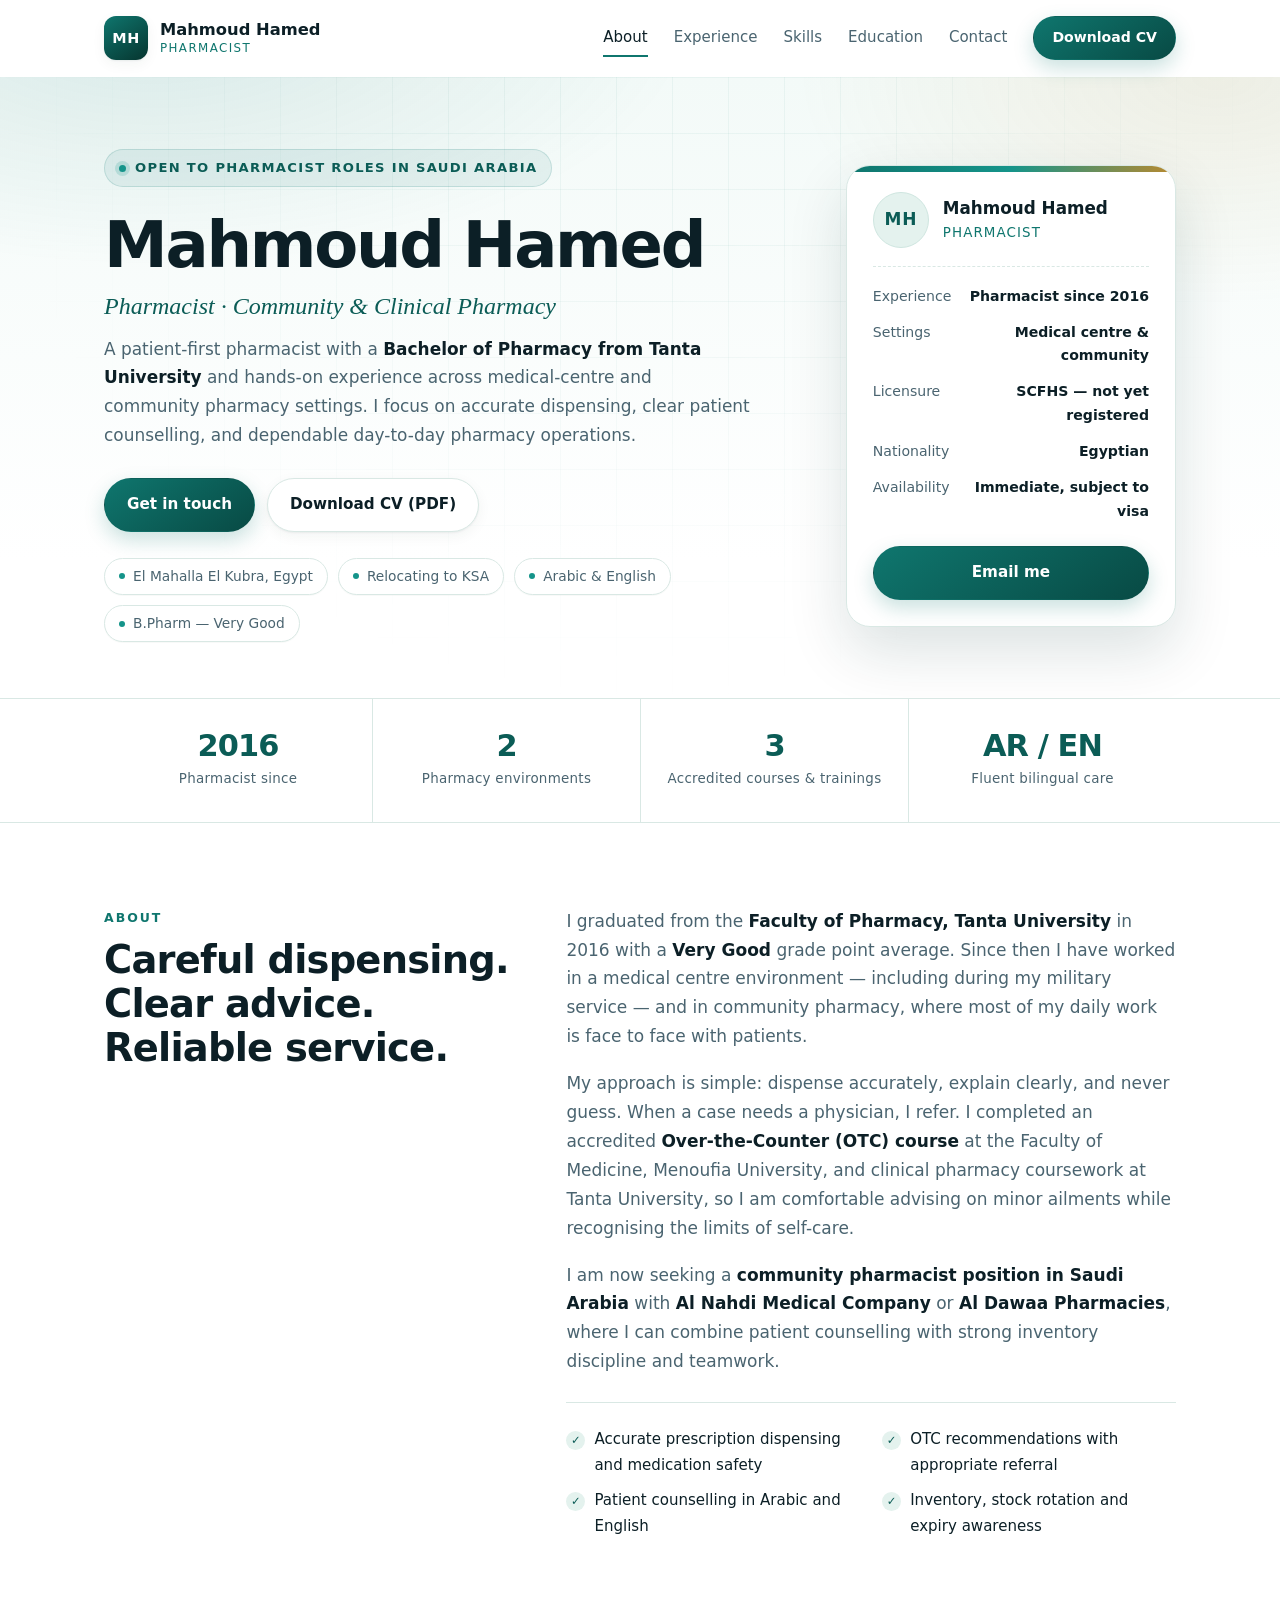
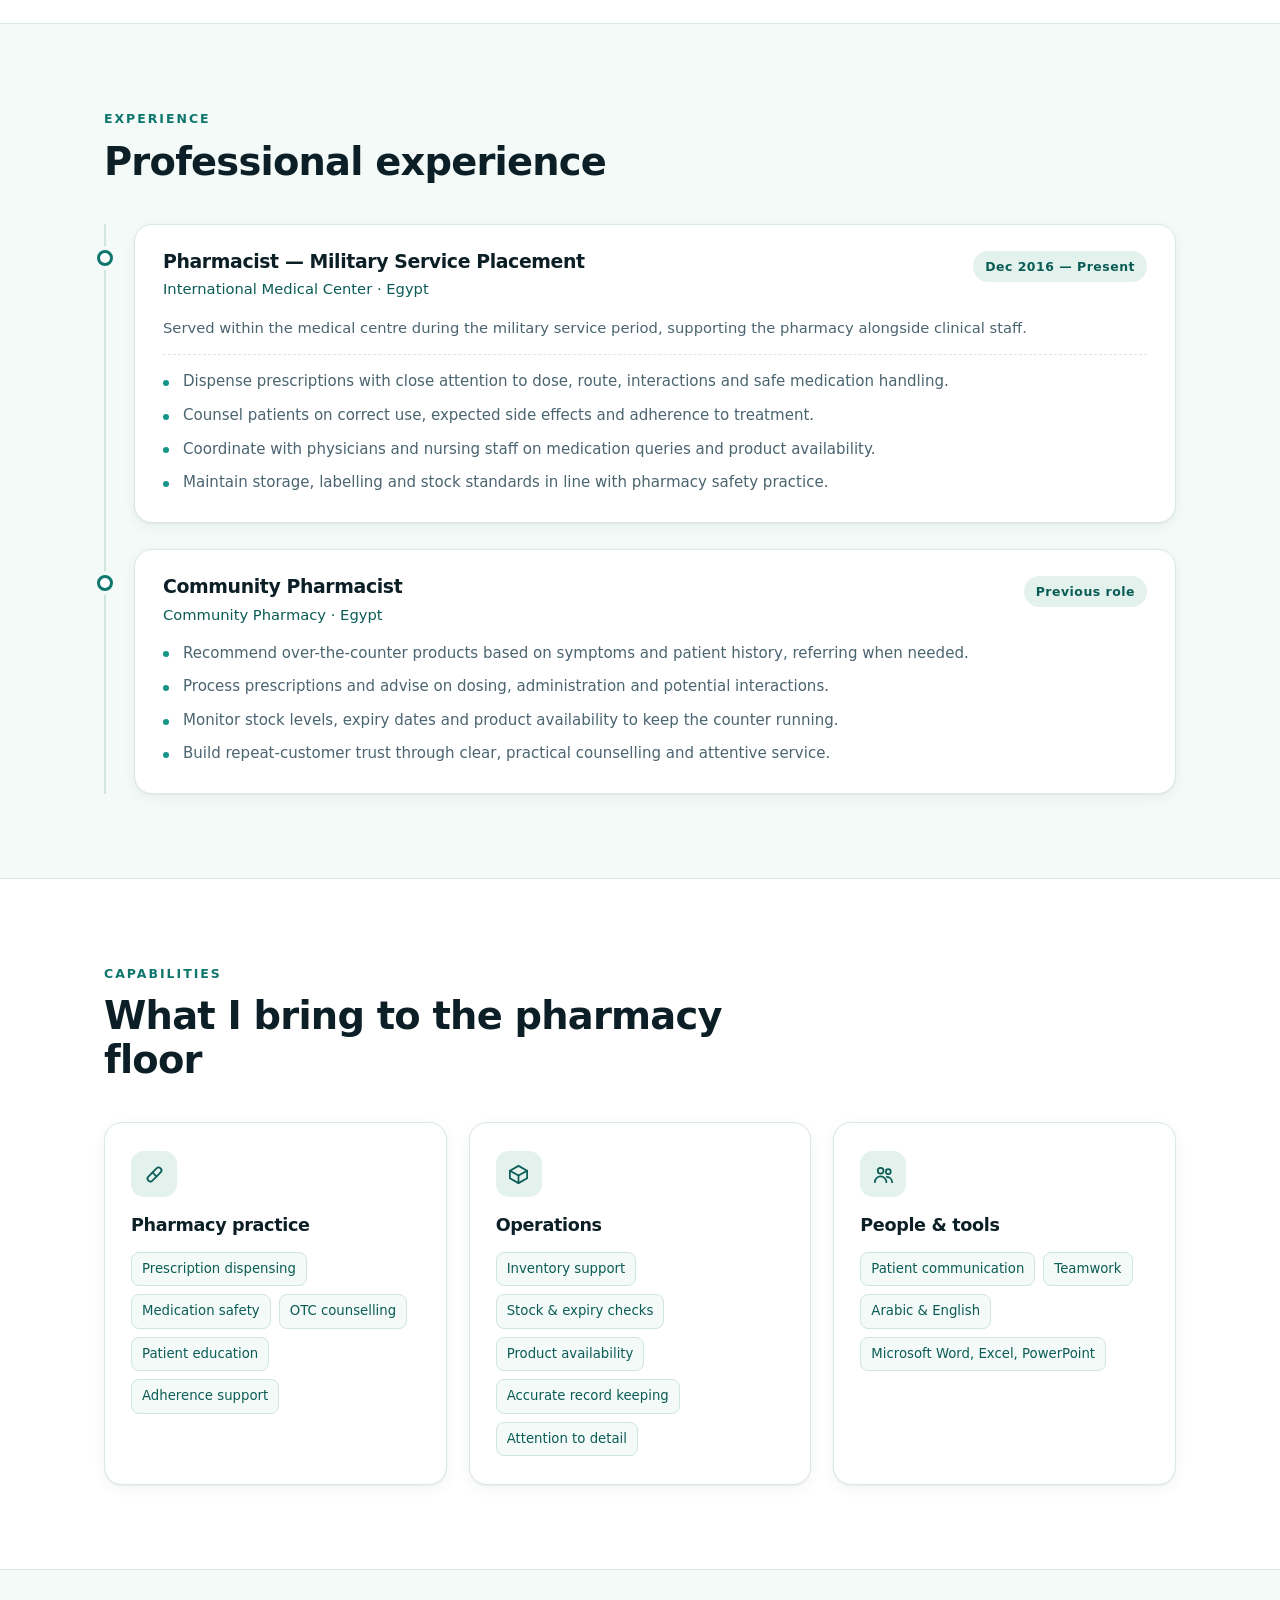
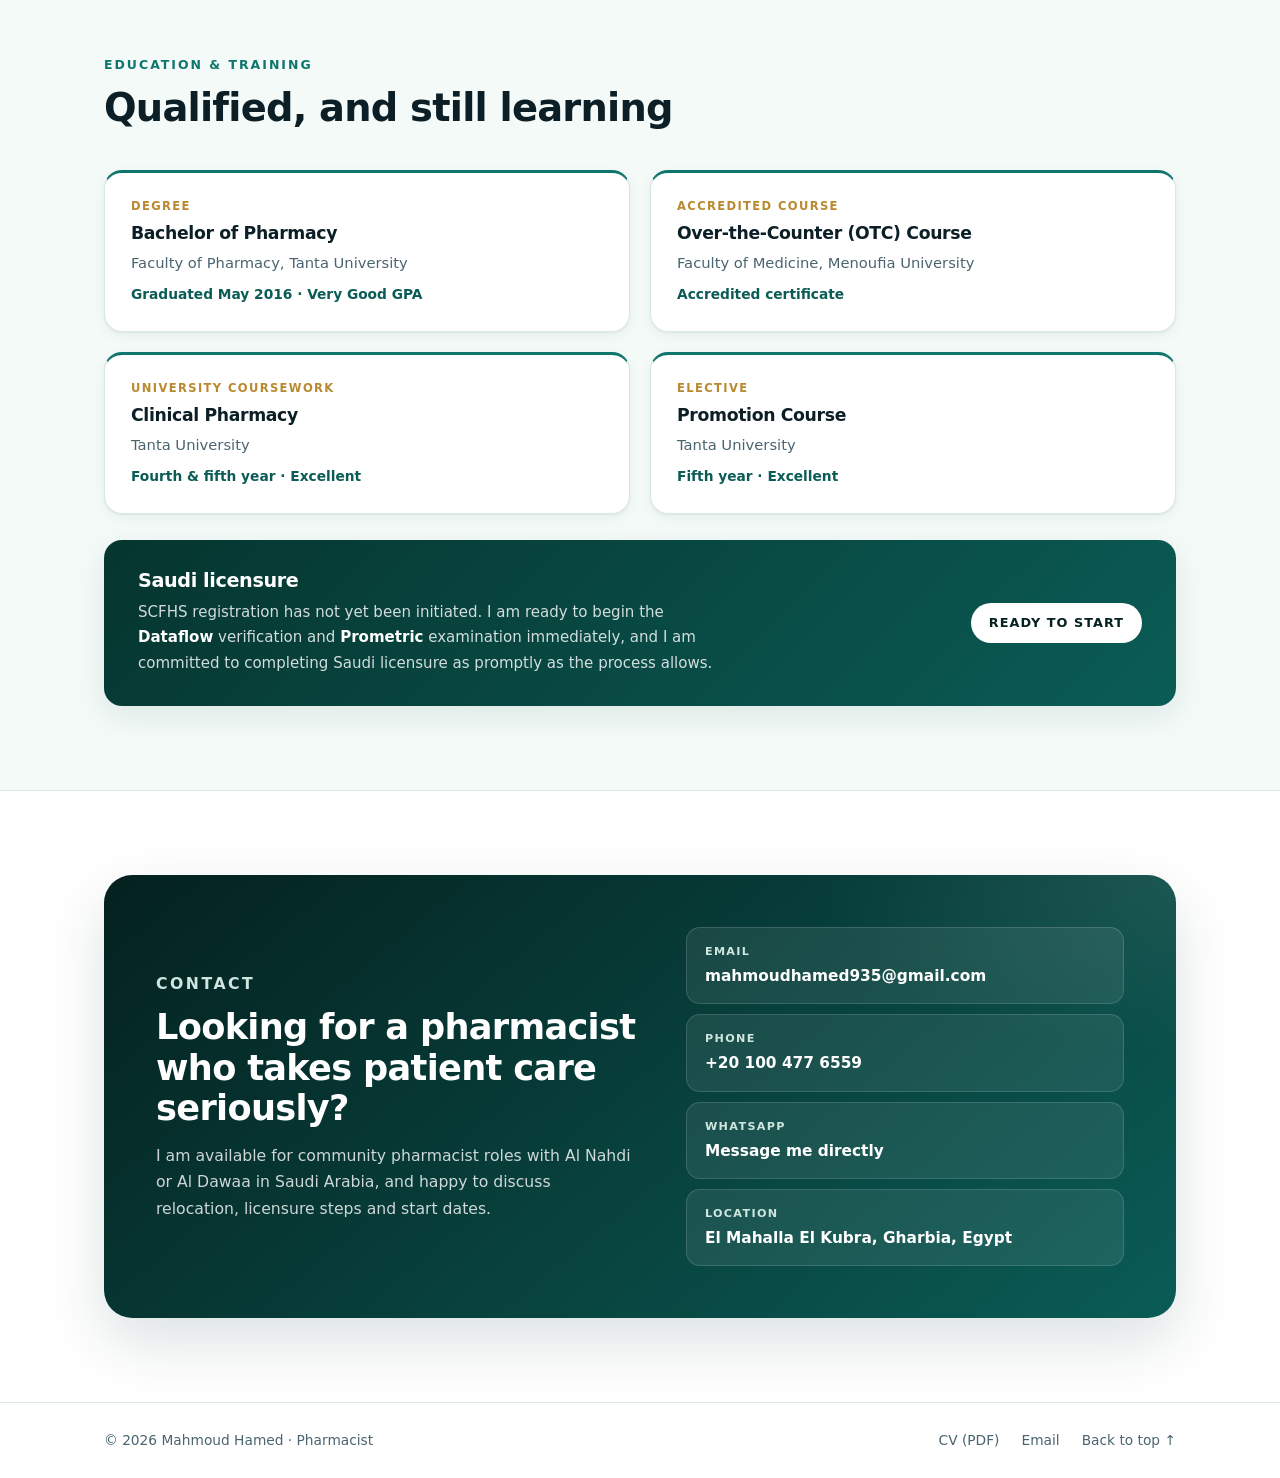
<file: index.html>
<!doctype html>
<html lang="en">
<head>
<meta charset="utf-8" />
<meta name="viewport" content="width=device-width, initial-scale=1" />
<title>Mahmoud Hamed — Pharmacist | Community &amp; Clinical Pharmacy</title>
<meta name="description" content="Mahmoud Hamed, pharmacist (B.Pharm, Tanta University). Prescription dispensing, OTC counselling and patient care. Available for community pharmacist roles with Al Nahdi and Al Dawaa in Saudi Arabia." />
<meta name="author" content="Mahmoud Hamed" />
<meta property="og:title" content="Mahmoud Hamed — Pharmacist" />
<meta property="og:description" content="Community &amp; clinical pharmacy · Patient counselling · OTC care · Seeking a pharmacist role in Saudi Arabia." />
<meta property="og:type" content="profile" />
<link rel="icon" href="data:image/svg+xml,%3Csvg xmlns='http://www.w3.org/2000/svg' viewBox='0 0 64 64'%3E%3Crect width='64' height='64' rx='14' fill='%230f766e'/%3E%3Cpath d='M32 16v32M16 32h32' stroke='%23fff' stroke-width='7' stroke-linecap='round'/%3E%3C/svg%3E" />
<link rel="stylesheet" href="assets/styles.css" />
<script type="application/ld+json">
{
  "@context": "https://schema.org",
  "@type": "Person",
  "name": "Mahmoud Hamed Abdel Mohaimen Mohamed",
  "jobTitle": "Pharmacist",
  "email": "mailto:mahmoudhamed935@gmail.com",
  "telephone": "+201004776559",
  "address": { "@type": "PostalAddress", "addressLocality": "El Mahalla El Kubra", "addressRegion": "Gharbia", "addressCountry": "EG" },
  "alumniOf": { "@type": "CollegeOrUniversity", "name": "Tanta University" },
  "knowsLanguage": ["Arabic", "English"],
  "description": "Pharmacist with experience in community pharmacy, prescription dispensing, OTC counselling and patient care."
}
</script>
</head>
<body>
<a class="skip-link" href="#main">Skip to content</a>

<header class="site-header" id="top">
  <div class="wrap header-inner">
    <a class="brand" href="#top" aria-label="Mahmoud Hamed, home">
      <span class="brand-mark" aria-hidden="true">MH</span>
      <span class="brand-text">Mahmoud Hamed<small>Pharmacist</small></span>
    </a>

    <nav class="nav" id="nav" aria-label="Main navigation">
      <a href="#about">About</a>
      <a href="#experience">Experience</a>
      <a href="#skills">Skills</a>
      <a href="#education">Education</a>
      <a href="#contact">Contact</a>
      <a class="btn btn-primary btn-sm" href="assets/Mahmoud_Hamed_CV_KSA.pdf" download>Download CV</a>
    </nav>

    <button class="menu-btn" id="menuBtn" aria-expanded="false" aria-controls="nav" aria-label="Open menu">
      <span></span><span></span><span></span>
    </button>
  </div>
</header>

<main id="main">

  <!-- HERO -->
  <section class="hero">
    <div class="wrap hero-grid">
      <div class="hero-copy">
        <p class="eyebrow"><span class="dot"></span> Open to pharmacist roles in Saudi Arabia</p>
        <h1>Mahmoud Hamed<span class="h1-sub">Pharmacist · Community &amp; Clinical Pharmacy</span></h1>
        <p class="lead">
          A patient-first pharmacist with a <strong>Bachelor of Pharmacy from Tanta University</strong>
          and hands-on experience across medical-centre and community pharmacy settings.
          I focus on accurate dispensing, clear patient counselling, and dependable day-to-day pharmacy operations.
        </p>
        <div class="hero-actions">
          <a class="btn btn-primary" href="#contact">Get in touch</a>
          <a class="btn btn-ghost" href="assets/Mahmoud_Hamed_CV_KSA.pdf" download>Download CV (PDF)</a>
        </div>
        <ul class="meta-chips" aria-label="Quick facts">
          <li>El Mahalla El Kubra, Egypt</li>
          <li>Relocating to KSA</li>
          <li>Arabic &amp; English</li>
          <li>B.Pharm — Very Good</li>
        </ul>
      </div>

      <aside class="profile-card" aria-label="Profile at a glance">
        <div class="profile-top">
          <div class="avatar" aria-hidden="true">MH</div>
          <div>
            <p class="profile-name">Mahmoud Hamed</p>
            <p class="profile-role">Pharmacist</p>
          </div>
        </div>
        <dl class="facts">
          <div><dt>Experience</dt><dd>Pharmacist since 2016</dd></div>
          <div><dt>Settings</dt><dd>Medical centre &amp; community</dd></div>
          <div><dt>Licensure</dt><dd>SCFHS — not yet registered</dd></div>
          <div><dt>Nationality</dt><dd>Egyptian</dd></div>
          <div><dt>Availability</dt><dd>Immediate, subject to visa</dd></div>
        </dl>
        <a class="btn btn-primary btn-block" href="mailto:mahmoudhamed935@gmail.com?subject=Pharmacist%20opportunity%20%E2%80%94%20Mahmoud%20Hamed">Email me</a>
      </aside>
    </div>
  </section>

  <!-- HIGHLIGHTS -->
  <section class="highlights" aria-label="Career highlights">
    <div class="wrap highlight-grid">
      <div class="stat reveal"><strong>2016</strong><span>Pharmacist since</span></div>
      <div class="stat reveal"><strong>2</strong><span>Pharmacy environments</span></div>
      <div class="stat reveal"><strong>3</strong><span>Accredited courses &amp; trainings</span></div>
      <div class="stat reveal"><strong>AR / EN</strong><span>Fluent bilingual care</span></div>
    </div>
  </section>

  <!-- ABOUT -->
  <section class="section" id="about">
    <div class="wrap about-grid">
      <div class="section-head reveal">
        <p class="kicker">About</p>
        <h2>Careful dispensing. Clear advice. Reliable service.</h2>
      </div>
      <div class="about-body reveal">
        <p>
          I graduated from the <strong>Faculty of Pharmacy, Tanta University</strong> in 2016 with a
          <strong>Very Good</strong> grade point average. Since then I have worked in a medical centre
          environment — including during my military service — and in community pharmacy, where most of
          my daily work is face to face with patients.
        </p>
        <p>
          My approach is simple: dispense accurately, explain clearly, and never guess. When a case needs
          a physician, I refer. I completed an accredited <strong>Over-the-Counter (OTC) course</strong>
          at the Faculty of Medicine, Menoufia University, and clinical pharmacy coursework at Tanta
          University, so I am comfortable advising on minor ailments while recognising the limits of
          self-care.
        </p>
        <p>
          I am now seeking a <strong>community pharmacist position in Saudi Arabia</strong> with
          <strong>Al Nahdi Medical Company</strong> or <strong>Al Dawaa Pharmacies</strong>, where I can
          combine patient counselling with strong inventory discipline and teamwork.
        </p>
        <ul class="check-list">
          <li>Accurate prescription dispensing and medication safety</li>
          <li>OTC recommendations with appropriate referral</li>
          <li>Patient counselling in Arabic and English</li>
          <li>Inventory, stock rotation and expiry awareness</li>
        </ul>
      </div>
    </div>
  </section>

  <!-- EXPERIENCE -->
  <section class="section section-alt" id="experience">
    <div class="wrap">
      <div class="section-head reveal">
        <p class="kicker">Experience</p>
        <h2>Professional experience</h2>
      </div>

      <ol class="timeline">
        <li class="timeline-item reveal">
          <div class="timeline-dot" aria-hidden="true"></div>
          <div class="timeline-card">
            <div class="timeline-head">
              <div>
                <h3>Pharmacist — Military Service Placement</h3>
                <p class="org">International Medical Center · Egypt</p>
              </div>
              <p class="when">Dec 2016 — Present</p>
            </div>
            <p class="timeline-note">Served within the medical centre during the military service period, supporting the pharmacy alongside clinical staff.</p>
            <ul>
              <li>Dispense prescriptions with close attention to dose, route, interactions and safe medication handling.</li>
              <li>Counsel patients on correct use, expected side effects and adherence to treatment.</li>
              <li>Coordinate with physicians and nursing staff on medication queries and product availability.</li>
              <li>Maintain storage, labelling and stock standards in line with pharmacy safety practice.</li>
            </ul>
          </div>
        </li>

        <li class="timeline-item reveal">
          <div class="timeline-dot" aria-hidden="true"></div>
          <div class="timeline-card">
            <div class="timeline-head">
              <div>
                <h3>Community Pharmacist</h3>
                <p class="org">Community Pharmacy · Egypt</p>
              </div>
              <p class="when">Previous role</p>
            </div>
            <ul>
              <li>Recommend over-the-counter products based on symptoms and patient history, referring when needed.</li>
              <li>Process prescriptions and advise on dosing, administration and potential interactions.</li>
              <li>Monitor stock levels, expiry dates and product availability to keep the counter running.</li>
              <li>Build repeat-customer trust through clear, practical counselling and attentive service.</li>
            </ul>
          </div>
        </li>
      </ol>
    </div>
  </section>

  <!-- SKILLS -->
  <section class="section" id="skills">
    <div class="wrap">
      <div class="section-head reveal">
        <p class="kicker">Capabilities</p>
        <h2>What I bring to the pharmacy floor</h2>
      </div>

      <div class="cards">
        <article class="card reveal">
          <div class="card-icon" aria-hidden="true">
            <svg viewBox="0 0 24 24" fill="none" stroke="currentColor" stroke-width="1.8" stroke-linecap="round" stroke-linejoin="round">
              <g transform="rotate(-45 12 12)"><rect x="3" y="9" width="18" height="6" rx="3"/><path d="M12 9v6"/></g>
            </svg>
          </div>
          <h3>Pharmacy practice</h3>
          <ul class="tag-list">
            <li>Prescription dispensing</li>
            <li>Medication safety</li>
            <li>OTC counselling</li>
            <li>Patient education</li>
            <li>Adherence support</li>
          </ul>
        </article>

        <article class="card reveal">
          <div class="card-icon" aria-hidden="true">
            <svg viewBox="0 0 24 24" fill="none" stroke="currentColor" stroke-width="1.8" stroke-linecap="round" stroke-linejoin="round">
              <path d="M3 8l9-5 9 5v8l-9 5-9-5V8z"/><path d="M3 8l9 5 9-5"/><path d="M12 13v8"/>
            </svg>
          </div>
          <h3>Operations</h3>
          <ul class="tag-list">
            <li>Inventory support</li>
            <li>Stock &amp; expiry checks</li>
            <li>Product availability</li>
            <li>Accurate record keeping</li>
            <li>Attention to detail</li>
          </ul>
        </article>

        <article class="card reveal">
          <div class="card-icon" aria-hidden="true">
            <svg viewBox="0 0 24 24" fill="none" stroke="currentColor" stroke-width="1.8" stroke-linecap="round" stroke-linejoin="round">
              <circle cx="9" cy="8" r="3"/><path d="M3 20c0-3.3 2.7-6 6-6s6 2.7 6 6"/><circle cx="17" cy="9" r="2.5"/><path d="M15.5 14.5c3 .3 5.5 2.6 5.5 5.5"/>
            </svg>
          </div>
          <h3>People &amp; tools</h3>
          <ul class="tag-list">
            <li>Patient communication</li>
            <li>Teamwork</li>
            <li>Arabic &amp; English</li>
            <li>Microsoft Word, Excel, PowerPoint</li>
          </ul>
        </article>
      </div>
    </div>
  </section>

  <!-- EDUCATION -->
  <section class="section section-alt" id="education">
    <div class="wrap">
      <div class="section-head reveal">
        <p class="kicker">Education &amp; training</p>
        <h2>Qualified, and still learning</h2>
      </div>

      <div class="edu-grid">
        <article class="edu-card reveal">
          <p class="edu-tag">Degree</p>
          <h3>Bachelor of Pharmacy</h3>
          <p class="edu-org">Faculty of Pharmacy, Tanta University</p>
          <p class="edu-meta">Graduated May 2016 · Very Good GPA</p>
        </article>

        <article class="edu-card reveal">
          <p class="edu-tag">Accredited course</p>
          <h3>Over-the-Counter (OTC) Course</h3>
          <p class="edu-org">Faculty of Medicine, Menoufia University</p>
          <p class="edu-meta">Accredited certificate</p>
        </article>

        <article class="edu-card reveal">
          <p class="edu-tag">University coursework</p>
          <h3>Clinical Pharmacy</h3>
          <p class="edu-org">Tanta University</p>
          <p class="edu-meta">Fourth &amp; fifth year · Excellent</p>
        </article>

        <article class="edu-card reveal">
          <p class="edu-tag">Elective</p>
          <h3>Promotion Course</h3>
          <p class="edu-org">Tanta University</p>
          <p class="edu-meta">Fifth year · Excellent</p>
        </article>
      </div>

      <div class="license-panel reveal">
        <div>
          <h3>Saudi licensure</h3>
          <p>
            SCFHS registration has not yet been initiated. I am ready to begin the
            <strong>Dataflow</strong> verification and <strong>Prometric</strong> examination immediately,
            and I am committed to completing Saudi licensure as promptly as the process allows.
          </p>
        </div>
        <span class="license-badge">Ready to start</span>
      </div>
    </div>
  </section>

  <!-- CONTACT -->
  <section class="section" id="contact">
    <div class="wrap">
      <div class="contact-panel reveal">
        <div class="contact-copy">
          <p class="kicker">Contact</p>
          <h2>Looking for a pharmacist who takes patient care seriously?</h2>
          <p>
            I am available for community pharmacist roles with Al Nahdi or Al Dawaa in Saudi Arabia,
            and happy to discuss relocation, licensure steps and start dates.
          </p>
        </div>

        <div class="contact-actions">
          <a class="contact-item" href="mailto:mahmoudhamed935@gmail.com">
            <span class="ci-label">Email</span>
            <span class="ci-value">mahmoudhamed935@gmail.com</span>
          </a>
          <a class="contact-item" href="tel:+201004776559">
            <span class="ci-label">Phone</span>
            <span class="ci-value">+20 100 477 6559</span>
          </a>
          <a class="contact-item" href="https://wa.me/201004776559" target="_blank" rel="noopener">
            <span class="ci-label">WhatsApp</span>
            <span class="ci-value">Message me directly</span>
          </a>
          <div class="contact-item static">
            <span class="ci-label">Location</span>
            <span class="ci-value">El Mahalla El Kubra, Gharbia, Egypt</span>
          </div>
        </div>
      </div>
    </div>
  </section>
</main>

<footer class="site-footer">
  <div class="wrap footer-inner">
    <p>© <span id="year">2026</span> Mahmoud Hamed · Pharmacist</p>
    <p class="footer-links">
      <a href="assets/Mahmoud_Hamed_CV_KSA.pdf" download>CV (PDF)</a>
      <a href="mailto:mahmoudhamed935@gmail.com">Email</a>
      <a href="#top">Back to top ↑</a>
    </p>
  </div>
</footer>

<script src="assets/script.js"></script>
</body>
</html>
</file>
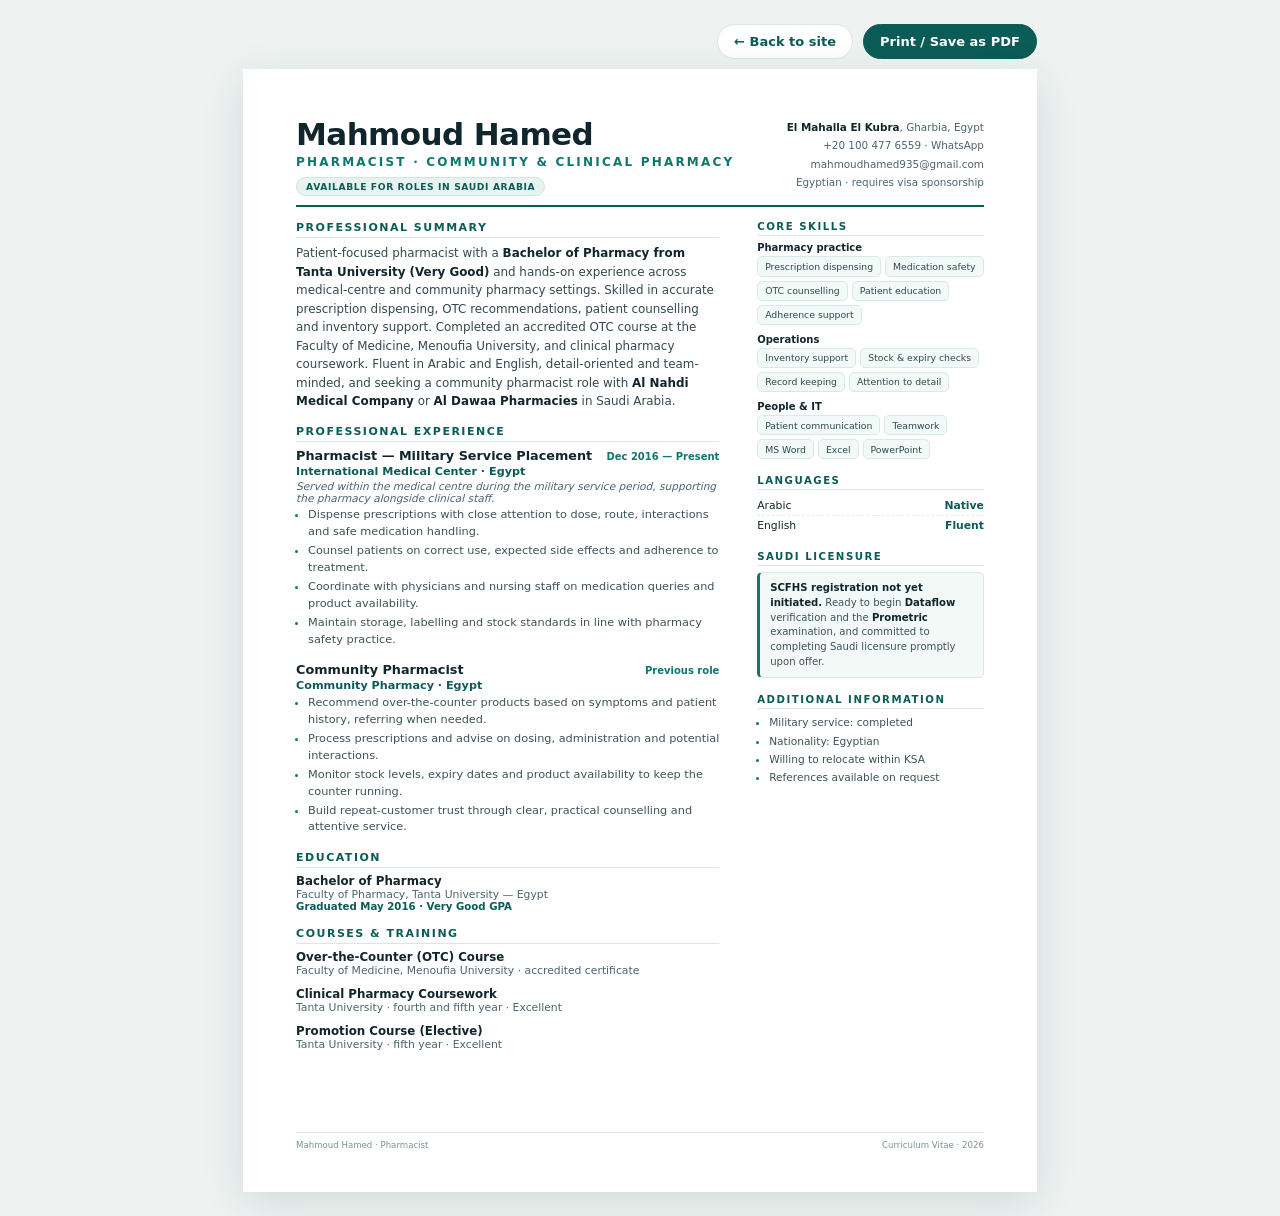
<file: cv.html>
<!doctype html>
<html lang="en">
<head>
<meta charset="utf-8" />
<title>Mahmoud Hamed — Pharmacist CV</title>
<style>
  @page { size: A4; margin: 0; }
  * { box-sizing: border-box; }
  :root {
    --teal-900: #06352f;
    --teal-700: #0b5c56;
    --teal-600: #0f766e;
    --ink: #10262c;
    --muted: #4a6470;
    --line: #d9e8e4;
    --mint: #f2f9f7;
  }
  html, body { margin: 0; padding: 0; background: #eef3f2; }
  body {
    font-family: "Segoe UI", system-ui, -apple-system, Arial, sans-serif;
    color: var(--ink);
    -webkit-print-color-adjust: exact;
    print-color-adjust: exact;
  }

  .toolbar {
    max-width: 210mm; margin: 24px auto 10px; display: flex; justify-content: flex-end; gap: 10px;
  }
  .toolbar button, .toolbar a {
    font: inherit; font-size: 13px; font-weight: 600; cursor: pointer; text-decoration: none;
    padding: 9px 16px; border-radius: 999px; border: 1px solid var(--line); background: #fff; color: var(--teal-700);
  }
  .toolbar button { background: var(--teal-700); color: #fff; border-color: var(--teal-700); }

  .page {
    width: 210mm;
    min-height: 297mm;
    margin: 0 auto 24px;
    background: #fff;
    box-shadow: 0 10px 40px rgba(6, 53, 47, .12);
    padding: 13mm 14mm 11mm;
    display: flex;
    flex-direction: column;
    position: relative;
  }

  /* Header */
  .cv-head {
    display: flex; justify-content: space-between; align-items: flex-start; gap: 16px;
    padding-bottom: 9px; border-bottom: 2.5px solid var(--teal-700);
  }
  .cv-name {
    font-size: 31px; font-weight: 800; letter-spacing: -.6px; line-height: 1.04; margin: 0 0 5px;
  }
  .cv-role {
    font-size: 12px; font-weight: 700; letter-spacing: 2.2px; text-transform: uppercase; color: var(--teal-600);
  }
  .cv-contact { text-align: right; font-size: 10.4px; color: var(--muted); line-height: 1.75; }
  .cv-contact span { display: block; }
  .cv-contact strong { color: var(--ink); font-weight: 600; }

  .availability {
    display: inline-block; margin-top: 8px; font-size: 9.2px; font-weight: 700;
    letter-spacing: .6px; text-transform: uppercase; color: var(--teal-700);
    background: #e7f3f0; border: 1px solid #cfe6e0; border-radius: 999px; padding: 3px 9px;
  }

  /* Layout */
  .cv-body { display: grid; grid-template-columns: 1fr 60mm; gap: 10mm; padding-top: 14px; flex: 1; }
  .main-col { min-width: 0; }
  .side-col { min-width: 0; }

  .sec { margin-bottom: 15px; }
  .sec:last-child { margin-bottom: 0; }
  .sec-title {
    font-size: 11px; font-weight: 800; letter-spacing: 1.5px; text-transform: uppercase;
    color: var(--teal-700); margin: 0 0 6px; padding-bottom: 3px; border-bottom: 1px solid var(--line);
  }
  .side-col .sec-title { font-size: 10.2px; }

  p { margin: 0; }
  .summary { font-size: 11.9px; line-height: 1.55; color: #33484f; }
  .summary strong { color: var(--ink); }

  .job { margin-bottom: 13px; }
  .job:last-child { margin-bottom: 0; }
  .job-top { display: flex; justify-content: space-between; align-items: baseline; gap: 8px; }
  .job h3 { font-size: 12.8px; font-weight: 700; margin: 0; line-height: 1.25; }
  .job .when { font-size: 10px; font-weight: 600; color: var(--teal-600); white-space: nowrap; }
  .job .org { font-size: 11.2px; color: var(--teal-700); font-weight: 600; margin: 1px 0 2px; }
  .job .note { font-size: 10.6px; color: var(--muted); font-style: italic; margin-bottom: 2px; }
  .job ul { margin: 3px 0 0; padding-left: 12px; }
  .job li { font-size: 11.3px; line-height: 1.5; color: #3c5259; margin-bottom: 2px; }
  .job li::marker { color: var(--teal-600); }

  .edu-item { margin-bottom: 10px; }
  .edu-item:last-child { margin-bottom: 0; }
  .edu-item h3 { font-size: 11.8px; margin: 0; font-weight: 700; }
  .edu-item .org { font-size: 10.8px; color: var(--muted); }
  .edu-item .meta { font-size: 10.2px; color: var(--teal-700); font-weight: 600; }

  /* Sidebar */
  .side-block { margin-bottom: 16px; }
  .side-block:last-child { margin-bottom: 0; }

  .skill-group { margin-bottom: 9px; }
  .skill-group:last-child { margin-bottom: 0; }
  .skill-label { font-size: 10px; font-weight: 700; color: var(--ink); margin-bottom: 3px; }
  .chips { display: flex; flex-wrap: wrap; gap: 4px; }
  .chip {
    font-size: 9.3px; line-height: 1.2; padding: 3.5px 7px; border-radius: 5px;
    background: var(--mint); border: 1px solid #d7ebe6; color: #2c4a50;
  }

  .side-list { margin: 0; padding-left: 12px; }
  .side-list li { font-size: 10.6px; line-height: 1.45; color: #3c5259; margin-bottom: 3px; }
  .side-list li::marker { color: var(--teal-600); }

  .lang-row { display: flex; justify-content: space-between; font-size: 10.8px; padding: 3px 0; border-bottom: 1px dashed #e4efec; }
  .lang-row:last-child { border-bottom: 0; }
  .lang-row span:last-child { color: var(--teal-700); font-weight: 600; }

  .license-box {
    background: var(--mint); border: 1px solid #d7ebe6; border-left: 3px solid var(--teal-600);
    border-radius: 5px; padding: 8px 10px; font-size: 10.1px; line-height: 1.45; color: #3c5259;
  }
  .license-box strong { color: var(--ink); }

  .foot {
    margin-top: auto; padding-top: 7px; border-top: 1px solid var(--line);
    display: flex; justify-content: space-between; font-size: 8.6px; color: #7a9099;
  }

  @media print {
    html, body { background: #fff; }
    .toolbar { display: none !important; }
    .page { margin: 0; box-shadow: none; width: 210mm; min-height: 297mm; }
  }
</style>
</head>
<body>

<div class="toolbar">
  <a href="index.html">← Back to site</a>
  <button onclick="window.print()">Print / Save as PDF</button>
</div>

<div class="page">
  <header class="cv-head">
    <div>
      <h1 class="cv-name">Mahmoud Hamed</h1>
      <p class="cv-role">Pharmacist · Community &amp; Clinical Pharmacy</p>
      <span class="availability">Available for roles in Saudi Arabia</span>
    </div>
    <div class="cv-contact">
      <span><strong>El Mahalla El Kubra</strong>, Gharbia, Egypt</span>
      <span>+20 100 477 6559 · WhatsApp</span>
      <span>mahmoudhamed935@gmail.com</span>
      <span>Egyptian · requires visa sponsorship</span>
    </div>
  </header>

  <div class="cv-body">
    <!-- MAIN -->
    <div class="main-col">

      <section class="sec">
        <h2 class="sec-title">Professional Summary</h2>
        <p class="summary">
          Patient-focused pharmacist with a <strong>Bachelor of Pharmacy from Tanta University (Very Good)</strong>
          and hands-on experience across medical-centre and community pharmacy settings. Skilled in accurate
          prescription dispensing, OTC recommendations, patient counselling and inventory support. Completed an
          accredited OTC course at the Faculty of Medicine, Menoufia University, and clinical pharmacy coursework.
          Fluent in Arabic and English, detail-oriented and team-minded, and seeking a community pharmacist role with
          <strong>Al Nahdi Medical Company</strong> or <strong>Al Dawaa Pharmacies</strong> in Saudi Arabia.
        </p>
      </section>

      <section class="sec">
        <h2 class="sec-title">Professional Experience</h2>

        <div class="job">
          <div class="job-top">
            <h3>Pharmacist — Military Service Placement</h3>
            <span class="when">Dec 2016 — Present</span>
          </div>
          <p class="org">International Medical Center · Egypt</p>
          <p class="note">Served within the medical centre during the military service period, supporting the pharmacy alongside clinical staff.</p>
          <ul>
            <li>Dispense prescriptions with close attention to dose, route, interactions and safe medication handling.</li>
            <li>Counsel patients on correct use, expected side effects and adherence to treatment.</li>
            <li>Coordinate with physicians and nursing staff on medication queries and product availability.</li>
            <li>Maintain storage, labelling and stock standards in line with pharmacy safety practice.</li>
          </ul>
        </div>

        <div class="job">
          <div class="job-top">
            <h3>Community Pharmacist</h3>
            <span class="when">Previous role</span>
          </div>
          <p class="org">Community Pharmacy · Egypt</p>
          <ul>
            <li>Recommend over-the-counter products based on symptoms and patient history, referring when needed.</li>
            <li>Process prescriptions and advise on dosing, administration and potential interactions.</li>
            <li>Monitor stock levels, expiry dates and product availability to keep the counter running.</li>
            <li>Build repeat-customer trust through clear, practical counselling and attentive service.</li>
          </ul>
        </div>
      </section>

      <section class="sec">
        <h2 class="sec-title">Education</h2>
        <div class="edu-item">
          <h3>Bachelor of Pharmacy</h3>
          <p class="org">Faculty of Pharmacy, Tanta University — Egypt</p>
          <p class="meta">Graduated May 2016 · Very Good GPA</p>
        </div>
      </section>

      <section class="sec">
        <h2 class="sec-title">Courses &amp; Training</h2>
        <div class="edu-item">
          <h3>Over-the-Counter (OTC) Course</h3>
          <p class="org">Faculty of Medicine, Menoufia University · accredited certificate</p>
        </div>
        <div class="edu-item">
          <h3>Clinical Pharmacy Coursework</h3>
          <p class="org">Tanta University · fourth and fifth year · Excellent</p>
        </div>
        <div class="edu-item">
          <h3>Promotion Course (Elective)</h3>
          <p class="org">Tanta University · fifth year · Excellent</p>
        </div>
      </section>

    </div>

    <!-- SIDEBAR -->
    <aside class="side-col">

      <section class="side-block">
        <h2 class="sec-title">Core Skills</h2>
        <div class="skill-group">
          <p class="skill-label">Pharmacy practice</p>
          <div class="chips">
            <span class="chip">Prescription dispensing</span>
            <span class="chip">Medication safety</span>
            <span class="chip">OTC counselling</span>
            <span class="chip">Patient education</span>
            <span class="chip">Adherence support</span>
          </div>
        </div>
        <div class="skill-group">
          <p class="skill-label">Operations</p>
          <div class="chips">
            <span class="chip">Inventory support</span>
            <span class="chip">Stock &amp; expiry checks</span>
            <span class="chip">Record keeping</span>
            <span class="chip">Attention to detail</span>
          </div>
        </div>
        <div class="skill-group">
          <p class="skill-label">People &amp; IT</p>
          <div class="chips">
            <span class="chip">Patient communication</span>
            <span class="chip">Teamwork</span>
            <span class="chip">MS Word</span>
            <span class="chip">Excel</span>
            <span class="chip">PowerPoint</span>
          </div>
        </div>
      </section>

      <section class="side-block">
        <h2 class="sec-title">Languages</h2>
        <div class="lang-row"><span>Arabic</span><span>Native</span></div>
        <div class="lang-row"><span>English</span><span>Fluent</span></div>
      </section>

      <section class="side-block">
        <h2 class="sec-title">Saudi Licensure</h2>
        <div class="license-box">
          <strong>SCFHS registration not yet initiated.</strong>
          Ready to begin <strong>Dataflow</strong> verification and the <strong>Prometric</strong> examination,
          and committed to completing Saudi licensure promptly upon offer.
        </div>
      </section>

      <section class="side-block">
        <h2 class="sec-title">Additional Information</h2>
        <ul class="side-list">
          <li>Military service: completed</li>
          <li>Nationality: Egyptian</li>
          <li>Willing to relocate within KSA</li>
          <li>References available on request</li>
        </ul>
      </section>

    </aside>
  </div>

  <footer class="foot">
    <span>Mahmoud Hamed · Pharmacist</span>
    <span>Curriculum Vitae · 2026</span>
  </footer>
</div>

</body>
</html>
</file>
<file: assets/styles.css>
/* =========================================================
   Mahmoud Hamed — Pharmacist CV site
   ========================================================= */

:root {
  --teal-950: #04211f;
  --teal-900: #06352f;
  --teal-700: #0b5c56;
  --teal-600: #0f766e;
  --teal-500: #15948a;
  --mint-50:  #f3faf8;
  --mint-100: #e4f2ee;
  --mint-200: #cfe6e0;
  --ink:      #0c1f26;
  --muted:    #4a6470;
  --line:     #d9e8e4;
  --white:    #ffffff;
  --gold:     #b9892f;

  --shadow-sm: 0 1px 2px rgba(6, 53, 47, .06), 0 4px 14px rgba(6, 53, 47, .05);
  --shadow-md: 0 10px 30px rgba(6, 53, 47, .09);
  --shadow-lg: 0 24px 60px rgba(6, 53, 47, .14);

  --radius: 18px;
  --wrap: 1120px;

  --font-sans: "Segoe UI", system-ui, -apple-system, "Helvetica Neue", Arial, sans-serif;
  --font-serif: Georgia, "Times New Roman", serif;
}

*, *::before, *::after { box-sizing: border-box; }

html { scroll-behavior: smooth; -webkit-text-size-adjust: 100%; }

body {
  margin: 0;
  font-family: var(--font-sans);
  font-size: 17px;
  line-height: 1.7;
  color: var(--ink);
  background: var(--white);
  -webkit-font-smoothing: antialiased;
}

img { max-width: 100%; display: block; }

h1, h2, h3 { margin: 0; line-height: 1.15; letter-spacing: -0.02em; }
p { margin: 0; }
ul { margin: 0; padding: 0; list-style: none; }
a { color: var(--teal-700); }

.wrap {
  width: 100%;
  max-width: var(--wrap);
  margin-inline: auto;
  padding-inline: 24px;
}

.skip-link {
  position: absolute;
  left: -9999px;
  top: 0;
  background: var(--teal-900);
  color: #fff;
  padding: 12px 18px;
  z-index: 999;
  border-radius: 0 0 10px 0;
}
.skip-link:focus { left: 0; }

/* ---------- Header ---------- */

.site-header {
  position: sticky;
  top: 0;
  z-index: 50;
  background: rgba(255, 255, 255, .86);
  backdrop-filter: saturate(160%) blur(12px);
  border-bottom: 1px solid transparent;
  transition: border-color .25s ease, box-shadow .25s ease;
}
.site-header.scrolled {
  border-bottom-color: var(--line);
  box-shadow: 0 6px 24px rgba(6, 53, 47, .06);
}

.header-inner {
  display: flex;
  align-items: center;
  justify-content: space-between;
  gap: 24px;
  min-height: 76px;
}

.brand {
  display: inline-flex;
  align-items: center;
  gap: 12px;
  text-decoration: none;
  color: var(--ink);
}
.brand-mark {
  display: grid;
  place-items: center;
  width: 44px;
  height: 44px;
  border-radius: 12px;
  background: linear-gradient(145deg, var(--teal-600), var(--teal-900));
  color: #fff;
  font-weight: 700;
  font-size: .9rem;
  letter-spacing: .04em;
  box-shadow: var(--shadow-sm);
}
.brand-text {
  display: flex;
  flex-direction: column;
  font-weight: 700;
  font-size: 1.02rem;
  line-height: 1.1;
}
.brand-text small {
  font-weight: 500;
  font-size: .74rem;
  letter-spacing: .12em;
  text-transform: uppercase;
  color: var(--teal-600);
  margin-top: 3px;
}

.nav {
  display: flex;
  align-items: center;
  gap: 26px;
  font-size: .94rem;
  font-weight: 500;
}
.nav a:not(.btn) {
  position: relative;
  text-decoration: none;
  color: var(--muted);
  padding-block: 6px;
  transition: color .2s ease;
}
.nav a:not(.btn)::after {
  content: "";
  position: absolute;
  left: 0;
  bottom: 0;
  width: 100%;
  height: 2px;
  background: var(--teal-600);
  transform: scaleX(0);
  transform-origin: left;
  transition: transform .25s ease;
}
.nav a:not(.btn):hover,
.nav a:not(.btn).active { color: var(--ink); }
.nav a:not(.btn):hover::after,
.nav a:not(.btn).active::after { transform: scaleX(1); }

.menu-btn {
  display: none;
  width: 44px;
  height: 44px;
  border: 1px solid var(--line);
  border-radius: 12px;
  background: #fff;
  cursor: pointer;
  padding: 11px;
  flex-direction: column;
  justify-content: space-between;
}
.menu-btn span {
  display: block;
  height: 2px;
  background: var(--ink);
  border-radius: 2px;
  transition: transform .25s ease, opacity .2s ease;
}
.menu-btn[aria-expanded="true"] span:nth-child(1) { transform: translateY(9px) rotate(45deg); }
.menu-btn[aria-expanded="true"] span:nth-child(2) { opacity: 0; }
.menu-btn[aria-expanded="true"] span:nth-child(3) { transform: translateY(-9px) rotate(-45deg); }

/* ---------- Buttons ---------- */

.btn {
  display: inline-flex;
  align-items: center;
  justify-content: center;
  gap: 8px;
  padding: 13px 22px;
  border-radius: 999px;
  font-size: .95rem;
  font-weight: 600;
  text-decoration: none;
  border: 1px solid transparent;
  cursor: pointer;
  transition: transform .2s ease, box-shadow .2s ease, background .2s ease, color .2s ease;
  white-space: nowrap;
}
.btn-sm { padding: 9px 18px; font-size: .88rem; }
.btn-block { width: 100%; }

.btn-primary {
  background: linear-gradient(145deg, var(--teal-600), var(--teal-800, #084a44));
  color: #fff;
  box-shadow: 0 8px 20px rgba(15, 118, 110, .22);
}
.btn-primary:hover { transform: translateY(-1px); box-shadow: 0 12px 26px rgba(15, 118, 110, .3); }

.btn-ghost {
  background: #fff;
  color: var(--ink);
  border-color: var(--line);
  box-shadow: var(--shadow-sm);
}
.btn-ghost:hover { border-color: var(--teal-500); color: var(--teal-700); transform: translateY(-1px); }

/* ---------- Hero ---------- */

.hero {
  position: relative;
  padding: 72px 0 56px;
  background:
    radial-gradient(900px 420px at 12% -10%, rgba(15, 118, 110, .12), transparent 60%),
    radial-gradient(700px 380px at 95% 0%, rgba(185, 137, 47, .10), transparent 60%),
    linear-gradient(180deg, var(--mint-50), #fff 78%);
  overflow: hidden;
}
.hero::after {
  content: "";
  position: absolute;
  inset: 0;
  background-image:
    linear-gradient(rgba(15, 118, 110, .05) 1px, transparent 1px),
    linear-gradient(90deg, rgba(15, 118, 110, .05) 1px, transparent 1px);
  background-size: 56px 56px;
  mask-image: radial-gradient(ellipse at 50% 0%, #000 20%, transparent 72%);
  pointer-events: none;
}
.hero-grid {
  position: relative;
  z-index: 1;
  display: grid;
  grid-template-columns: minmax(0, 1.35fr) minmax(300px, .65fr);
  gap: 56px;
  align-items: center;
}

.eyebrow {
  display: inline-flex;
  align-items: center;
  gap: 9px;
  font-size: .82rem;
  font-weight: 600;
  letter-spacing: .1em;
  text-transform: uppercase;
  color: var(--teal-700);
  background: rgba(15, 118, 110, .08);
  border: 1px solid rgba(15, 118, 110, .16);
  padding: 7px 14px;
  border-radius: 999px;
  margin-bottom: 22px;
}
.dot {
  width: 7px;
  height: 7px;
  border-radius: 50%;
  background: var(--teal-500);
  box-shadow: 0 0 0 4px rgba(21, 148, 138, .18);
}

.hero h1 {
  font-size: clamp(2.6rem, 5.6vw, 4rem);
  font-weight: 800;
  letter-spacing: -0.035em;
  margin-bottom: 14px;
}
.h1-sub {
  display: block;
  font-family: var(--font-serif);
  font-style: italic;
  font-weight: 400;
  font-size: clamp(1.05rem, 2vw, 1.5rem);
  letter-spacing: 0;
  color: var(--teal-700);
  margin-top: 10px;
}

.lead {
  max-width: 60ch;
  color: var(--muted);
  font-size: 1.06rem;
  margin-bottom: 28px;
}
.lead strong { color: var(--ink); font-weight: 600; }

.hero-actions {
  display: flex;
  flex-wrap: wrap;
  gap: 12px;
  margin-bottom: 26px;
}

.meta-chips {
  display: flex;
  flex-wrap: wrap;
  gap: 10px;
}
.meta-chips li {
  display: inline-flex;
  align-items: center;
  gap: 8px;
  font-size: .86rem;
  color: var(--muted);
  background: #fff;
  border: 1px solid var(--line);
  border-radius: 999px;
  padding: 6px 14px;
  box-shadow: 0 1px 1px rgba(6, 53, 47, .03);
}
.meta-chips li::before {
  content: "";
  width: 6px;
  height: 6px;
  border-radius: 50%;
  background: var(--teal-500);
  flex: none;
}

/* Profile card */
.profile-card {
  position: relative;
  background: #fff;
  border: 1px solid var(--line);
  border-radius: 24px;
  padding: 26px;
  box-shadow: var(--shadow-lg);
  overflow: hidden;
}
.profile-card::before {
  content: "";
  position: absolute;
  inset: 0 0 auto 0;
  height: 6px;
  background: linear-gradient(90deg, var(--teal-600), var(--teal-500), var(--gold));
}
.profile-top {
  display: flex;
  align-items: center;
  gap: 14px;
  padding-bottom: 18px;
  border-bottom: 1px dashed var(--line);
  margin-bottom: 18px;
}
.avatar {
  width: 56px;
  height: 56px;
  border-radius: 50%;
  display: grid;
  place-items: center;
  background: var(--mint-100);
  color: var(--teal-700);
  font-weight: 700;
  letter-spacing: .04em;
  border: 1px solid var(--mint-200);
}
.profile-name { font-weight: 700; font-size: 1.05rem; }
.profile-role { font-size: .84rem; color: var(--teal-600); letter-spacing: .08em; text-transform: uppercase; }

.facts { display: grid; gap: 12px; margin-bottom: 22px; }
.facts div { display: flex; justify-content: space-between; gap: 16px; font-size: .88rem; }
.facts dt { color: var(--muted); }
.facts dd { margin: 0; text-align: right; font-weight: 600; color: var(--ink); }

/* ---------- Highlights ---------- */

.highlights {
  border-block: 1px solid var(--line);
  background: #fff;
}
.highlight-grid {
  display: grid;
  grid-template-columns: repeat(4, 1fr);
  gap: 0;
}
.stat {
  padding: 30px 22px;
  text-align: center;
  border-left: 1px solid var(--line);
}
.stat:first-child { border-left: 0; }
.stat strong {
  display: block;
  font-size: 1.9rem;
  font-weight: 800;
  letter-spacing: -0.03em;
  color: var(--teal-700);
  line-height: 1.1;
}
.stat span { font-size: .84rem; color: var(--muted); letter-spacing: .02em; }

/* ---------- Sections ---------- */

.section { padding: 84px 0; }
.section-alt { background: var(--mint-50); border-block: 1px solid var(--line); }

.section-head { margin-bottom: 40px; max-width: 720px; }
.kicker {
  font-size: .78rem;
  font-weight: 700;
  letter-spacing: .16em;
  text-transform: uppercase;
  color: var(--teal-600);
  margin-bottom: 10px;
}
.section-head h2 {
  font-size: clamp(1.7rem, 3.2vw, 2.4rem);
  font-weight: 750;
}

/* ---------- About ---------- */

.about-grid {
  display: grid;
  grid-template-columns: .8fr 1.2fr;
  gap: 56px;
  align-items: start;
}
.about-grid .section-head { margin-bottom: 0; position: sticky; top: 110px; }
.about-body p { color: var(--muted); margin-bottom: 18px; }
.about-body p strong { color: var(--ink); font-weight: 600; }

.check-list {
  display: grid;
  grid-template-columns: 1fr 1fr;
  gap: 10px 22px;
  margin-top: 26px;
  padding-top: 24px;
  border-top: 1px solid var(--line);
}
.check-list li {
  position: relative;
  padding-left: 28px;
  font-size: .94rem;
  color: var(--ink);
}
.check-list li::before {
  content: "✓";
  position: absolute;
  left: 0;
  top: 0;
  width: 19px;
  height: 19px;
  display: grid;
  place-items: center;
  border-radius: 50%;
  background: var(--mint-100);
  color: var(--teal-700);
  font-size: .72rem;
  font-weight: 700;
  margin-top: 4px;
}

/* ---------- Timeline ---------- */

.timeline {
  position: relative;
  display: grid;
  gap: 26px;
  padding-left: 28px;
  border-left: 2px solid var(--mint-200);
  list-style: none;
  margin: 0;
}
.timeline-item { position: relative; }
.timeline-dot {
  position: absolute;
  left: -37px;
  top: 26px;
  width: 16px;
  height: 16px;
  border-radius: 50%;
  background: #fff;
  border: 3px solid var(--teal-600);
  box-shadow: 0 0 0 4px var(--mint-50);
}
.timeline-card {
  background: #fff;
  border: 1px solid var(--line);
  border-radius: var(--radius);
  padding: 26px 28px;
  box-shadow: var(--shadow-sm);
  transition: transform .25s ease, box-shadow .25s ease;
}
.timeline-card:hover { transform: translateY(-2px); box-shadow: var(--shadow-md); }

.timeline-head {
  display: flex;
  justify-content: space-between;
  align-items: flex-start;
  gap: 20px;
  margin-bottom: 14px;
}
.timeline-head h3 { font-size: 1.18rem; margin-bottom: 4px; }
.org { font-size: .92rem; color: var(--teal-700); font-weight: 500; }
.when {
  font-size: .78rem;
  font-weight: 600;
  letter-spacing: .04em;
  color: var(--teal-700);
  background: var(--mint-100);
  border-radius: 999px;
  padding: 5px 12px;
  white-space: nowrap;
}
.timeline-note {
  font-size: .92rem;
  color: var(--muted);
  padding-bottom: 14px;
  margin-bottom: 14px;
  border-bottom: 1px dashed var(--line);
}
.timeline-card ul { display: grid; gap: 8px; }
.timeline-card li {
  position: relative;
  padding-left: 20px;
  font-size: .94rem;
  color: var(--muted);
}
.timeline-card li::before {
  content: "";
  position: absolute;
  left: 0;
  top: .72em;
  width: 6px;
  height: 6px;
  border-radius: 50%;
  background: var(--teal-500);
}

.fine-note {
  margin-top: 22px;
  font-size: .82rem;
  color: var(--muted);
  font-style: italic;
  padding-left: 28px;
}

/* ---------- Cards ---------- */

.cards {
  display: grid;
  grid-template-columns: repeat(3, 1fr);
  gap: 22px;
}
.card {
  background: #fff;
  border: 1px solid var(--line);
  border-radius: var(--radius);
  padding: 28px 26px;
  box-shadow: var(--shadow-sm);
  transition: transform .25s ease, box-shadow .25s ease, border-color .25s ease;
}
.card:hover { transform: translateY(-3px); box-shadow: var(--shadow-md); border-color: var(--mint-200); }
.card-icon {
  width: 46px;
  height: 46px;
  display: grid;
  place-items: center;
  border-radius: 13px;
  background: var(--mint-100);
  color: var(--teal-700);
  font-size: 1.15rem;
  margin-bottom: 18px;
}
.card-icon svg { width: 23px; height: 23px; }
.card h3 { font-size: 1.1rem; margin-bottom: 16px; }

.tag-list { display: flex; flex-wrap: wrap; gap: 8px; }
.tag-list li {
  font-size: .83rem;
  color: var(--teal-700);
  background: var(--mint-50);
  border: 1px solid var(--mint-200);
  border-radius: 8px;
  padding: 5px 10px;
}

/* ---------- Education ---------- */

.edu-grid {
  display: grid;
  grid-template-columns: 1fr 1fr;
  gap: 20px;
  margin-bottom: 26px;
}
.edu-card {
  background: #fff;
  border: 1px solid var(--line);
  border-radius: var(--radius);
  padding: 24px 26px;
  box-shadow: var(--shadow-sm);
  border-top: 3px solid var(--teal-600);
}
.edu-tag {
  font-size: .72rem;
  font-weight: 700;
  letter-spacing: .12em;
  text-transform: uppercase;
  color: var(--gold);
  margin-bottom: 8px;
}
.edu-card h3 { font-size: 1.08rem; margin-bottom: 6px; }
.edu-org { font-size: .92rem; color: var(--muted); }
.edu-meta { font-size: .86rem; color: var(--teal-700); font-weight: 600; margin-top: 8px; }

.license-panel {
  display: flex;
  align-items: center;
  justify-content: space-between;
  gap: 28px;
  padding: 30px 34px;
  border-radius: var(--radius);
  background: linear-gradient(135deg, var(--teal-900), var(--teal-700));
  color: #fff;
  box-shadow: var(--shadow-md);
}
.license-panel h3 { font-size: 1.2rem; margin-bottom: 8px; }
.license-panel p { color: rgba(255, 255, 255, .82); font-size: .94rem; max-width: 62ch; }
.license-panel strong { color: #fff; }
.license-badge {
  flex: none;
  font-size: .8rem;
  font-weight: 700;
  letter-spacing: .08em;
  text-transform: uppercase;
  color: var(--teal-950);
  background: #fff;
  border-radius: 999px;
  padding: 9px 18px;
}

/* ---------- Contact ---------- */

.contact-panel {
  display: grid;
  grid-template-columns: 1.1fr 1fr;
  gap: 48px;
  align-items: center;
  padding: 52px;
  border-radius: 28px;
  background:
    radial-gradient(600px 300px at 100% 0%, rgba(255, 255, 255, .08), transparent 60%),
    linear-gradient(140deg, var(--teal-950), var(--teal-700));
  color: #fff;
  box-shadow: var(--shadow-lg);
}
.contact-copy .kicker { color: var(--mint-200); }
.contact-copy h2 { font-size: clamp(1.6rem, 2.8vw, 2.2rem); margin-bottom: 14px; }
.contact-copy p { color: rgba(255, 255, 255, .8); font-size: .98rem; }

.contact-actions { display: grid; gap: 10px; }
.contact-item {
  display: flex;
  flex-direction: column;
  gap: 2px;
  padding: 14px 18px;
  border-radius: 14px;
  background: rgba(255, 255, 255, .08);
  border: 1px solid rgba(255, 255, 255, .14);
  text-decoration: none;
  color: #fff;
  transition: background .2s ease, transform .2s ease;
}
.contact-item:hover { background: rgba(255, 255, 255, .14); transform: translateX(3px); }
.contact-item.static:hover { transform: none; background: rgba(255, 255, 255, .08); }
.ci-label {
  font-size: .7rem;
  font-weight: 700;
  letter-spacing: .12em;
  text-transform: uppercase;
  color: var(--mint-200);
}
.ci-value { font-size: .96rem; font-weight: 600; word-break: break-word; }

/* ---------- Footer ---------- */

.site-footer {
  border-top: 1px solid var(--line);
  padding: 26px 0;
  background: #fff;
}
.footer-inner {
  display: flex;
  justify-content: space-between;
  align-items: center;
  gap: 18px;
  font-size: .86rem;
  color: var(--muted);
}
.footer-links { display: flex; gap: 22px; }
.footer-links a { color: var(--muted); text-decoration: none; }
.footer-links a:hover { color: var(--teal-700); }

/* ---------- Reveal ---------- */

.reveal {
  opacity: 0;
  transform: translateY(16px);
  transition: opacity .6s ease, transform .6s ease;
}
.reveal.in { opacity: 1; transform: none; }

/* ---------- Responsive ---------- */

@media (max-width: 960px) {
  .hero-grid { grid-template-columns: 1fr; gap: 36px; }
  .profile-card { max-width: 520px; }
  .about-grid { grid-template-columns: 1fr; gap: 30px; }
  .about-grid .section-head { position: static; }
  .cards { grid-template-columns: 1fr 1fr; }
  .contact-panel { grid-template-columns: 1fr; padding: 40px; }
  .highlight-grid { grid-template-columns: 1fr 1fr; }
  .stat:nth-child(3) { border-left: 0; }
  .stat:nth-child(-n+2) { border-bottom: 1px solid var(--line); }
}

@media (max-width: 760px) {
  .menu-btn { display: flex; }
  .nav {
    position: absolute;
    top: 100%;
    left: 0;
    right: 0;
    flex-direction: column;
    align-items: stretch;
    gap: 4px;
    background: #fff;
    border-bottom: 1px solid var(--line);
    box-shadow: var(--shadow-md);
    padding: 12px 24px 22px;
    display: none;
  }
  .nav.open { display: flex; }
  .nav a:not(.btn) { padding: 11px 4px; }
  .nav a:not(.btn)::after { display: none; }
  .nav .btn { margin-top: 8px; }

  .section { padding: 62px 0; }
  .hero { padding: 52px 0 44px; }
  .check-list { grid-template-columns: 1fr; }
  .cards, .edu-grid { grid-template-columns: 1fr; }
  .timeline { padding-left: 22px; }
  .timeline-dot { left: -31px; }
  .timeline-head { flex-direction: column; gap: 8px; }
  .timeline-card { padding: 22px; }
  .license-panel { flex-direction: column; align-items: flex-start; }
  .footer-inner { flex-direction: column; text-align: center; }
}

@media (max-width: 520px) {
  body { font-size: 16px; }
  .wrap { padding-inline: 18px; }
  .hero h1 { font-size: 2.2rem; }
  .stat strong { font-size: 1.5rem; }
  .contact-panel { padding: 28px; border-radius: 22px; }
  .facts div { flex-direction: column; gap: 2px; }
  .facts dd { text-align: left; }
}

@media (prefers-reduced-motion: reduce) {
  html { scroll-behavior: auto; }
  *, *::before, *::after {
    animation-duration: .001ms !important;
    transition-duration: .001ms !important;
  }
  .reveal { opacity: 1; transform: none; }
}

@media print {
  .site-header, .hero-actions, .meta-chips, .contact-actions, .site-footer, .menu-btn { display: none !important; }
  body { background: #fff; }
  .section { padding: 20px 0; }
  .reveal { opacity: 1; transform: none; }
}
</file>
